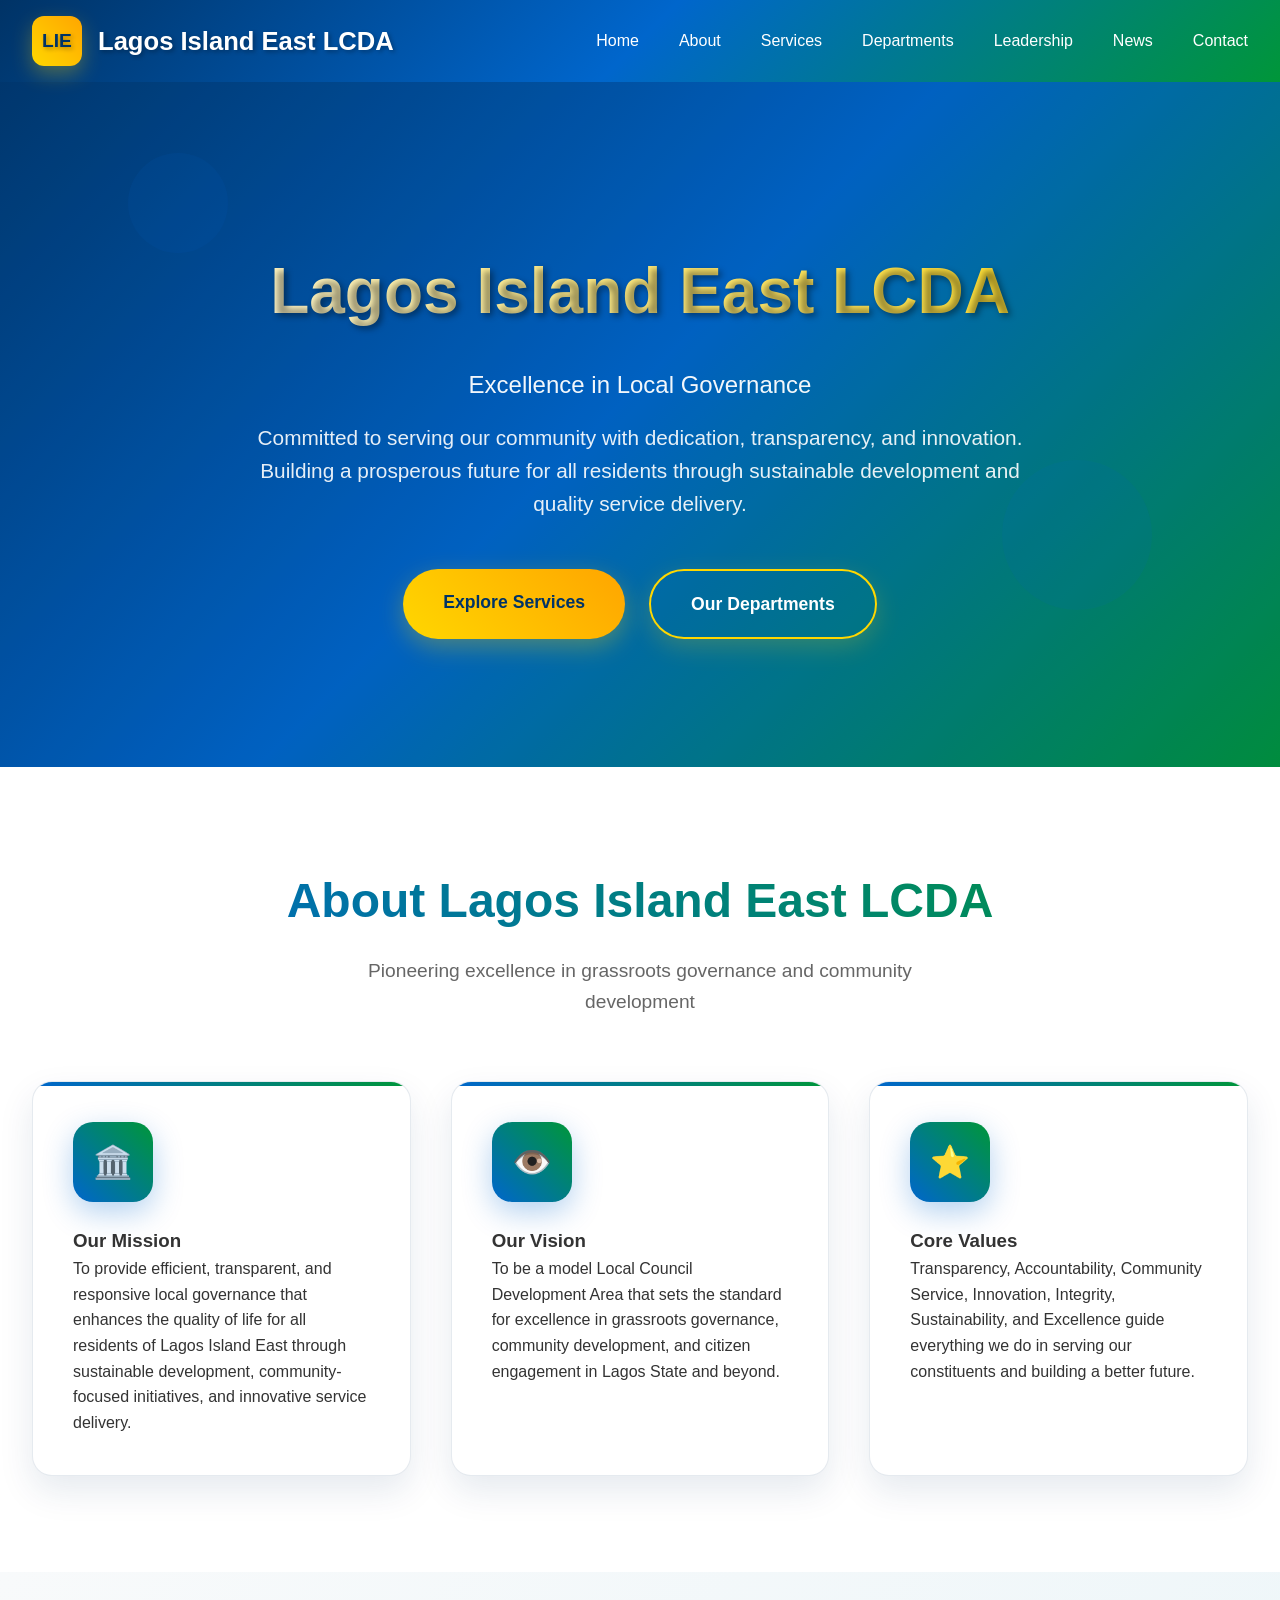
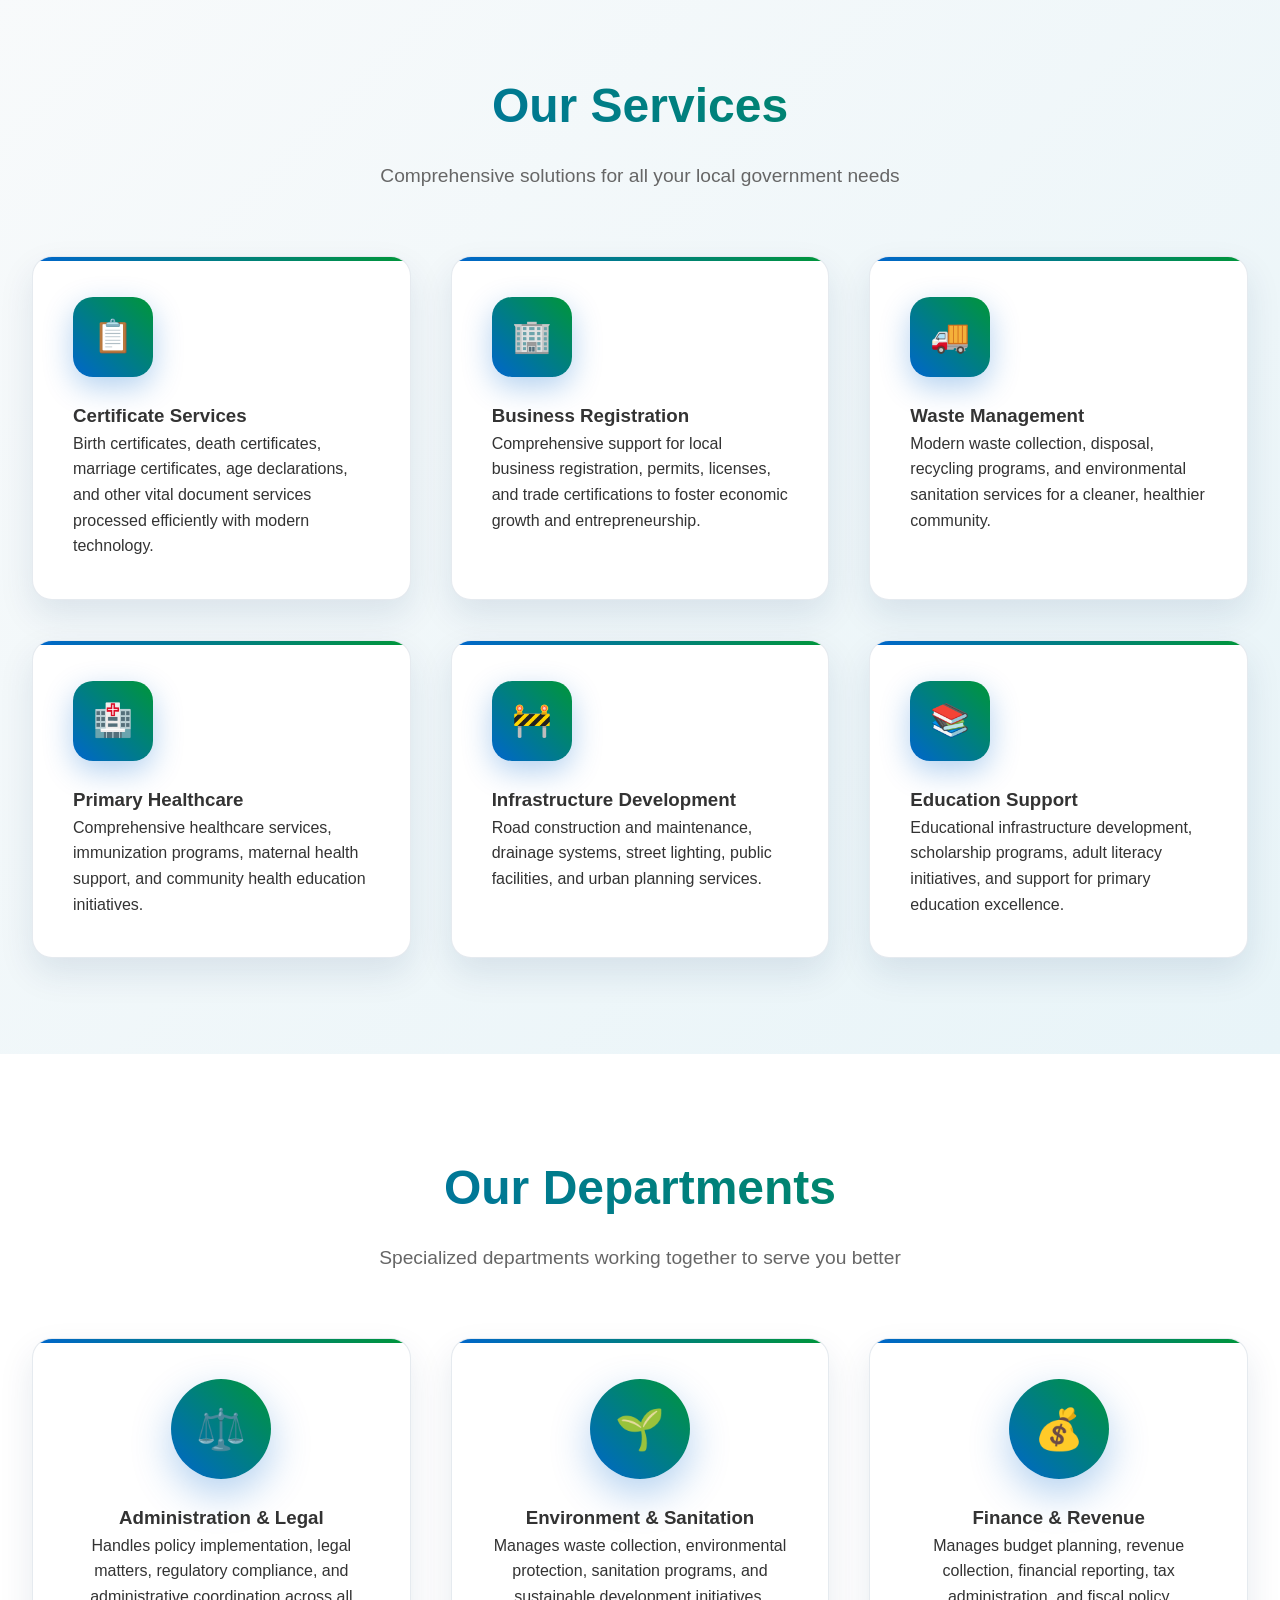
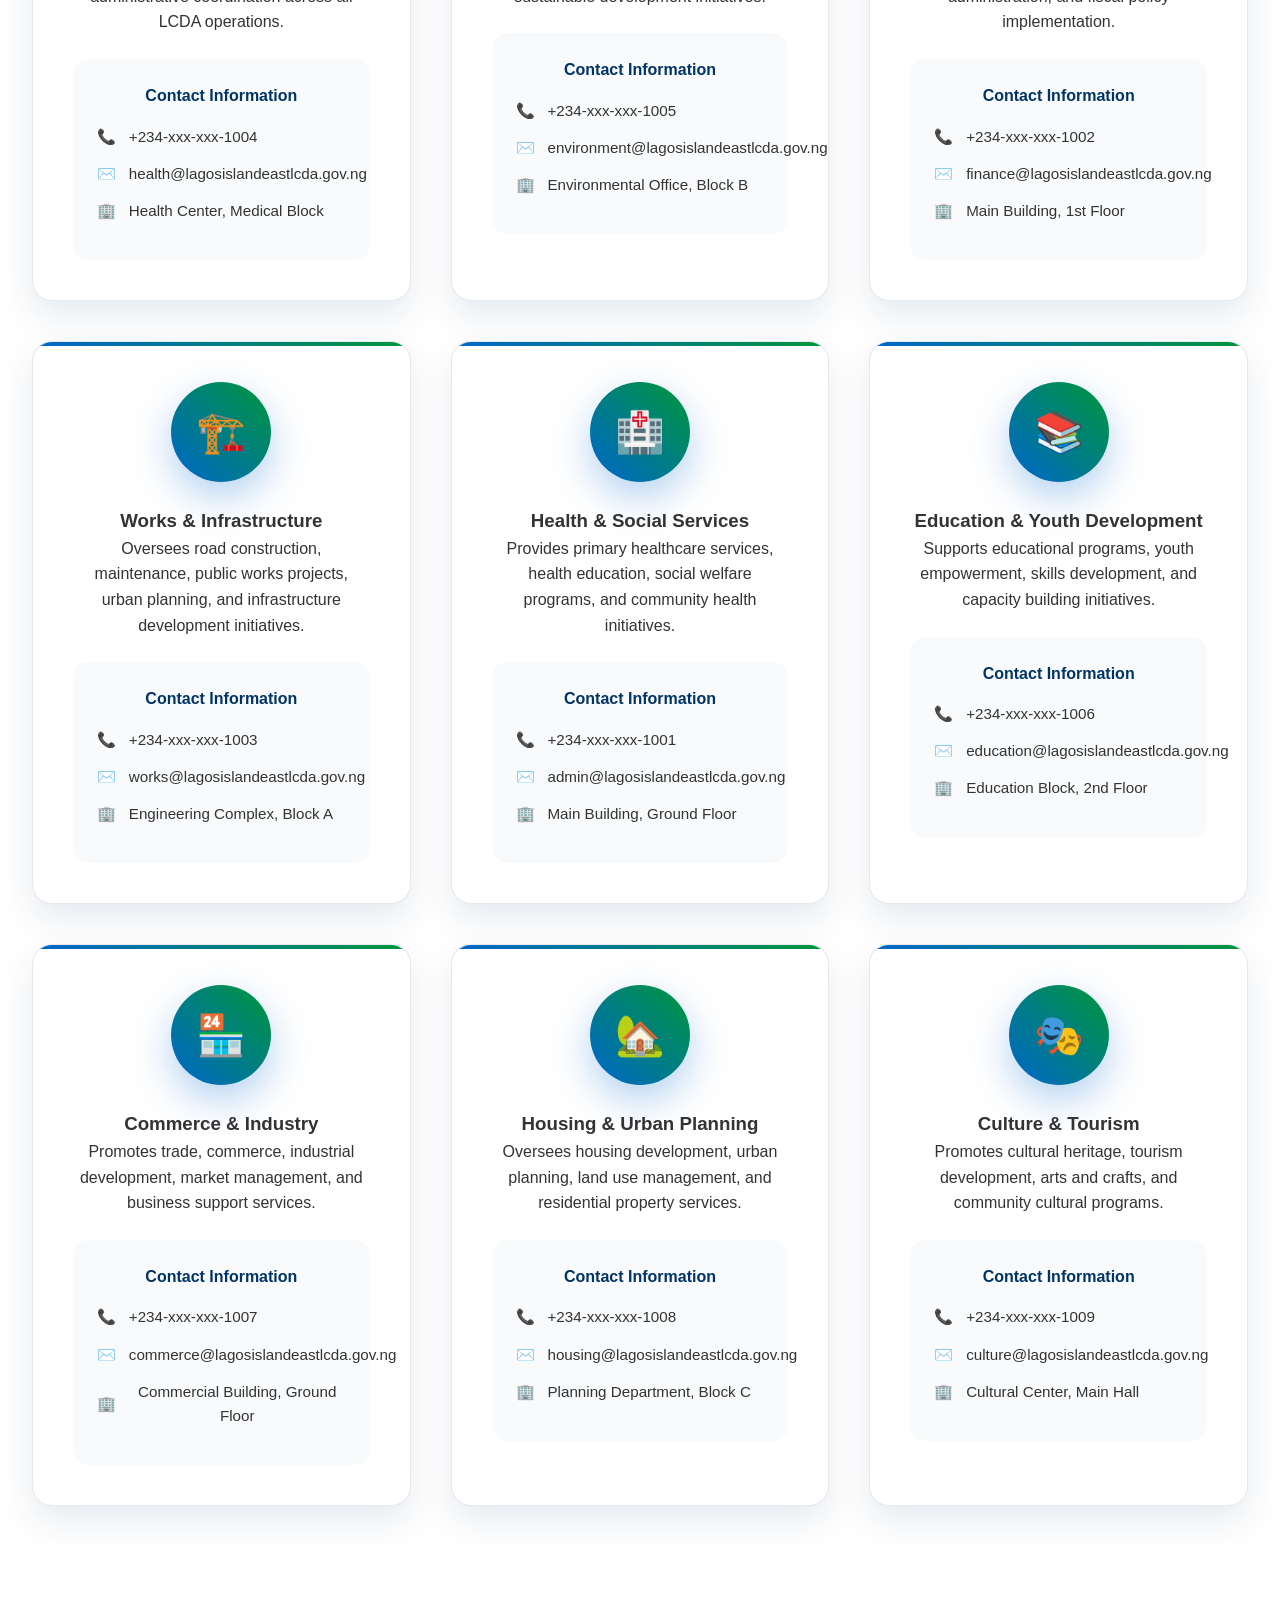
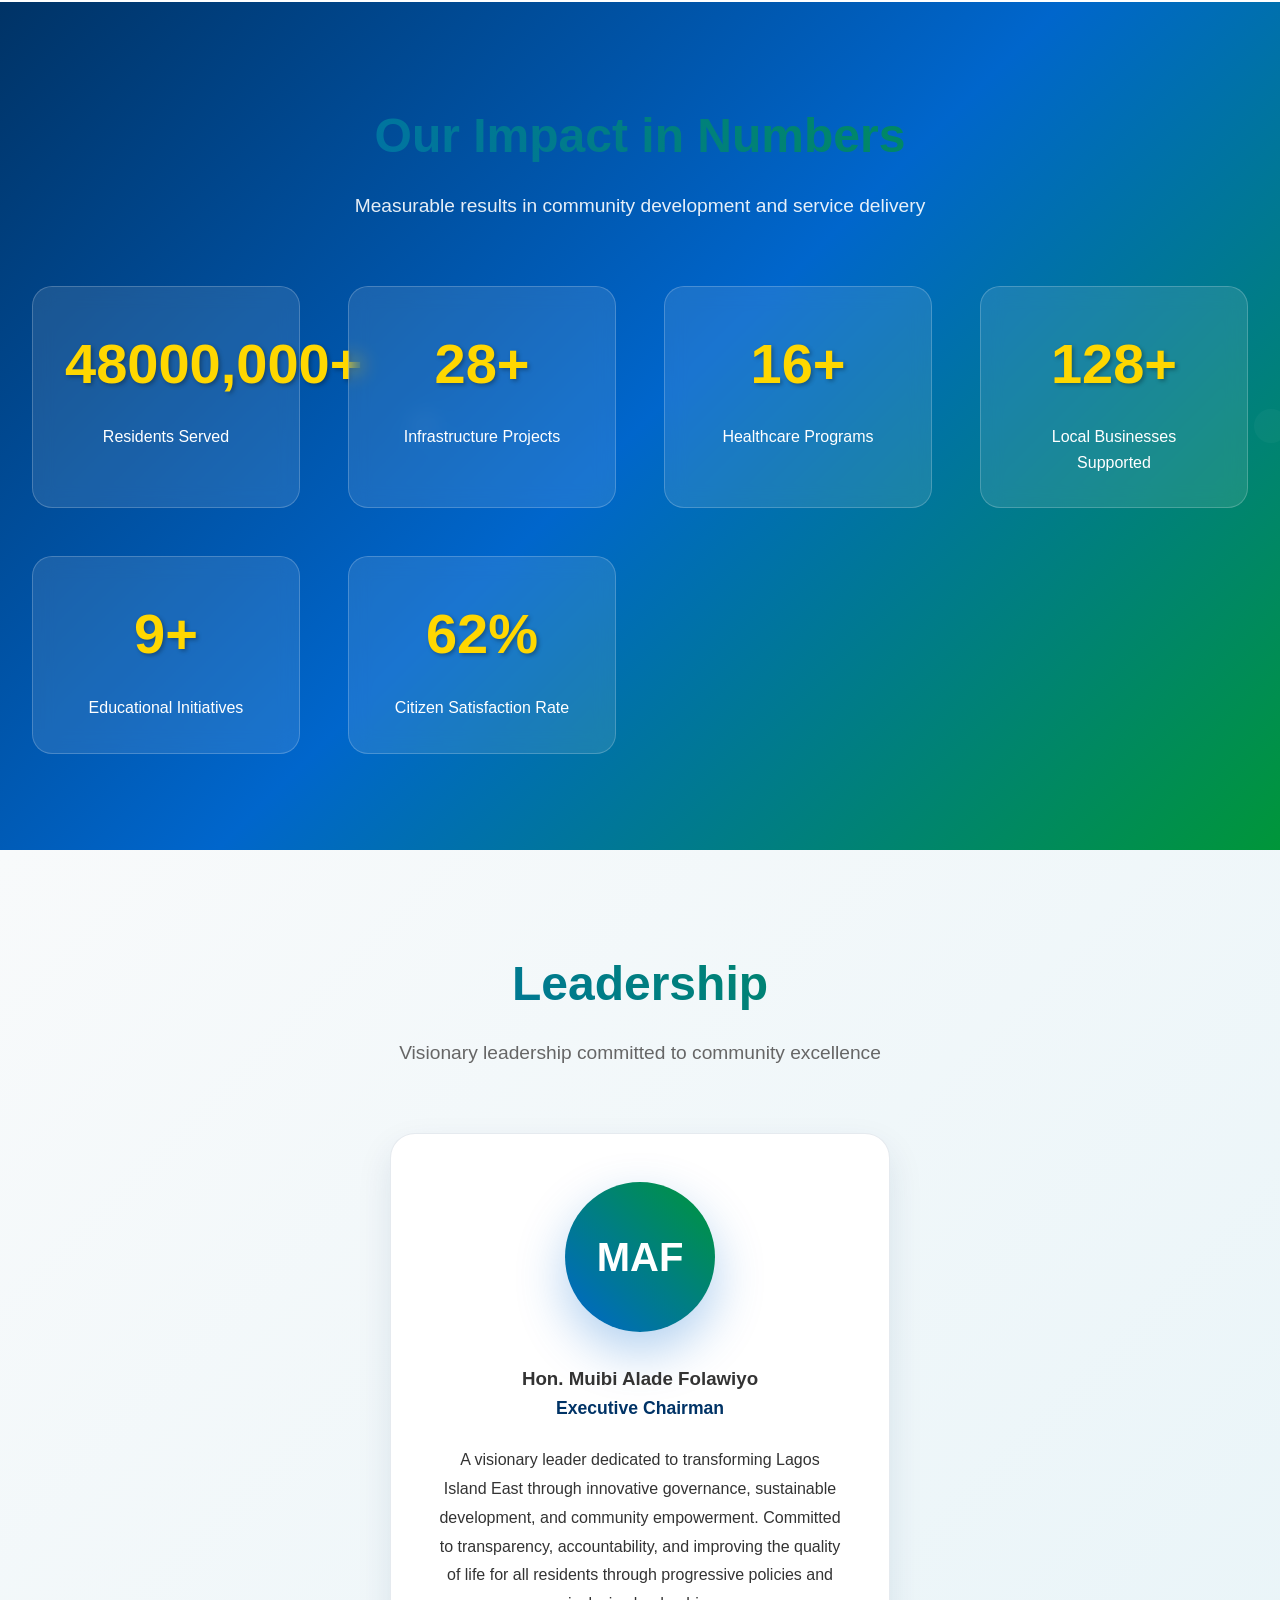
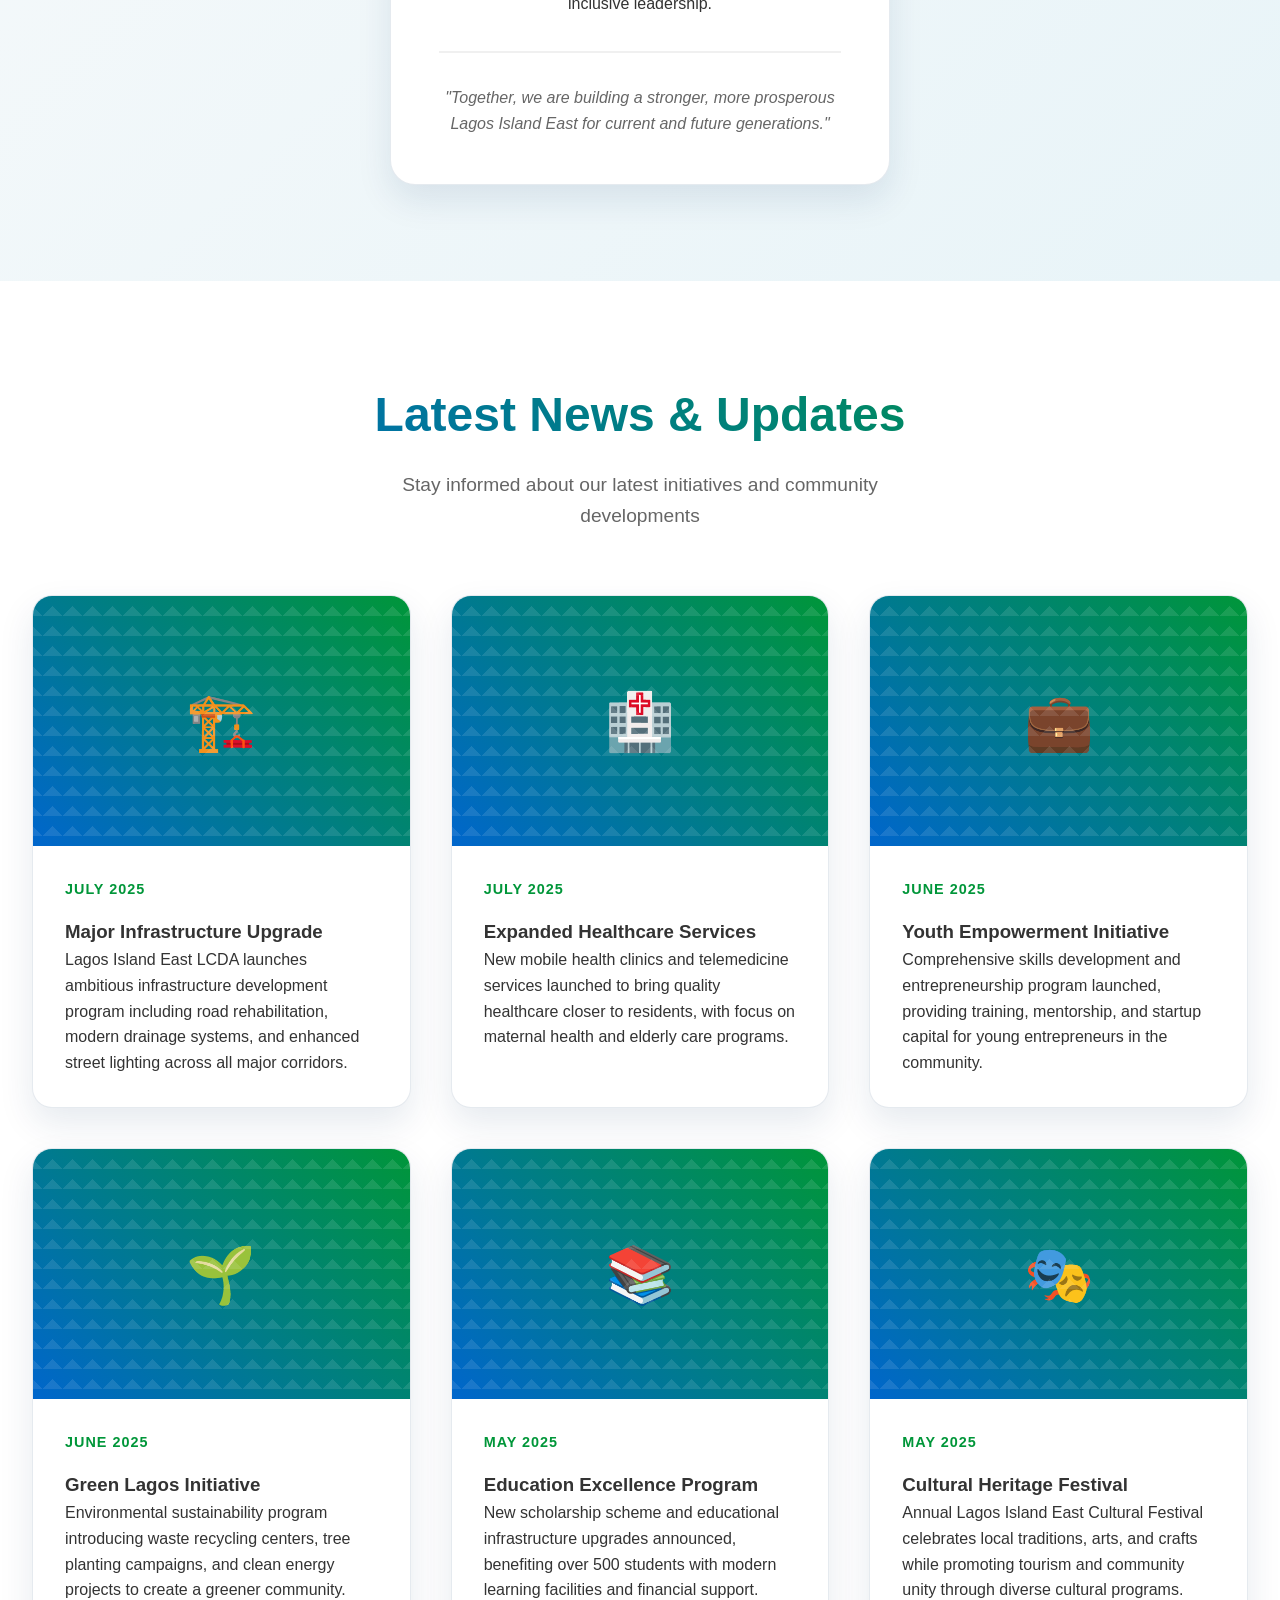
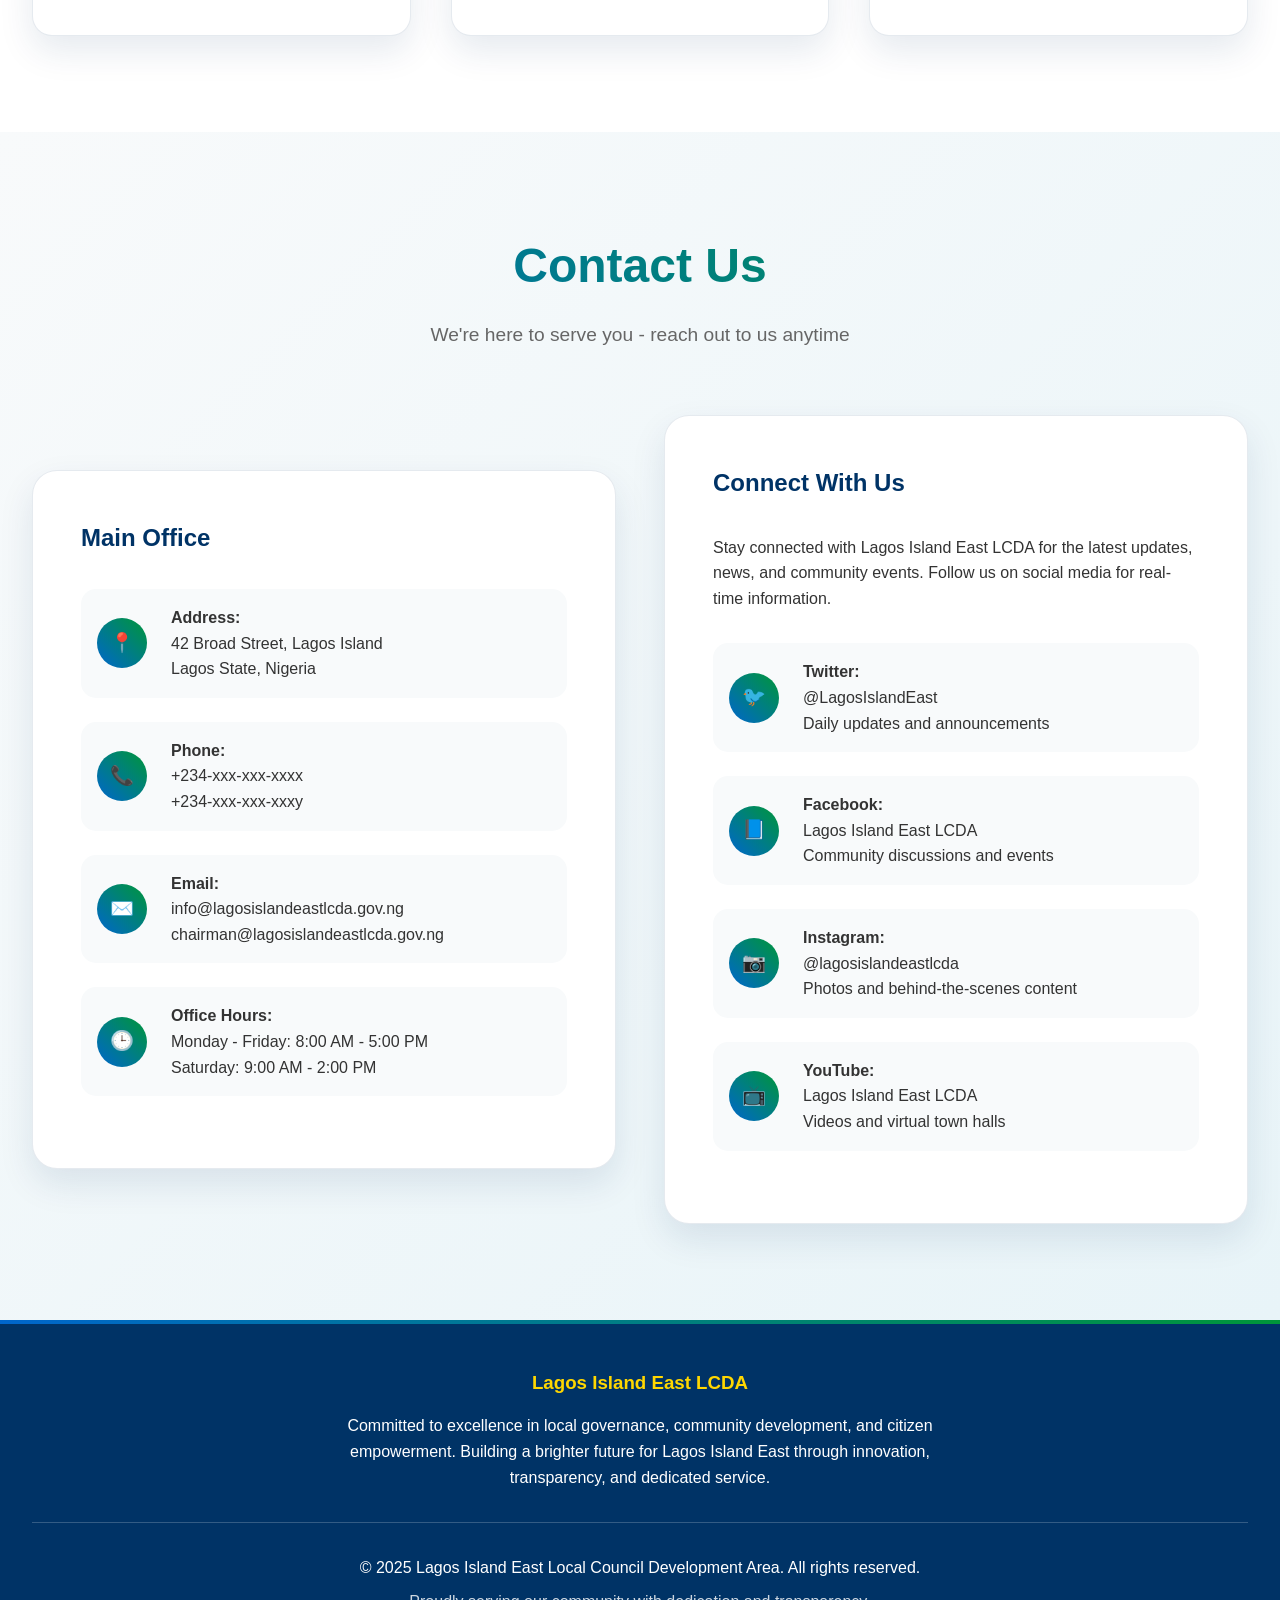
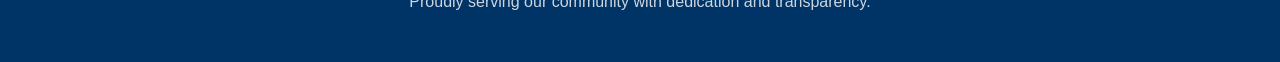
<file: index.html>
<!DOCTYPE html>
<html lang="en">
<head>
    <meta charset="UTF-8">
    <meta name="viewport" content="width=device-width, initial-scale=1.0">
    <title>Lagos Island East LCDA - Excellence in Governance</title>
<link rel="stylesheet" href="./style.css">

</head>
<body>
    <header class="header">
        <div class="nav-container">
            <div class="logo">
                <div class="logo-icon">LIE</div>
                Lagos Island East LCDA
            </div>
            <nav>
                <ul class="nav-menu">
                    <li><a href="#home">Home</a></li>
                    <li><a href="#about">About</a></li>
                    <li><a href="#services">Services</a></li>
                    <li><a href="#departments">Departments</a></li>
                    <li><a href="#leadership">Leadership</a></li>
                    <li><a href="#news">News</a></li>
                    <li><a href="#contact">Contact</a></li>
                </ul>
                <button class="mobile-menu">☰</button>
            </nav>
        </div>
    </header>

    <section id="home" class="hero">
        <div class="floating-shapes"></div>
        <div class="hero-content">
            <h1>Lagos Island East LCDA</h1>
            <div class="hero-subtitle">Excellence in Local Governance</div>
            <p>Committed to serving our community with dedication, transparency, and innovation. Building a prosperous future for all residents through sustainable development and quality service delivery.</p>
            <div class="cta-buttons">
                <a href="#services" class="btn btn-primary">Explore Services</a>
                <a href="#departments" class="btn btn-secondary">Our Departments</a>
            </div>
        </div>
    </section>

    <section id="about" class="section">
        <div class="container">
            <h2 class="section-title">About Lagos Island East LCDA</h2>
            <p class="section-subtitle">Pioneering excellence in grassroots governance and community development</p>
            <div class="cards-grid">
                <div class="card">
                    <div class="card-icon">🏛️</div>
                    <h3>Our Mission</h3>
                    <p>To provide efficient, transparent, and responsive local governance that enhances the quality of life for all residents of Lagos Island East through sustainable development, community-focused initiatives, and innovative service delivery.</p>
                </div>
                <div class="card">
                    <div class="card-icon">👁️</div>
                    <h3>Our Vision</h3>
                    <p>To be a model Local Council Development Area that sets the standard for excellence in grassroots governance, community development, and citizen engagement in Lagos State and beyond.</p>
                </div>
                <div class="card">
                    <div class="card-icon">⭐</div>
                    <h3>Core Values</h3>
                    <p>Transparency, Accountability, Community Service, Innovation, Integrity, Sustainability, and Excellence guide everything we do in serving our constituents and building a better future.</p>
                </div>
            </div>
        </div>
    </section>

    <section id="services" class="section" style="background: linear-gradient(135deg, #f8fafb 0%, #e8f4f8 100%);">
        <div class="container">
            <h2 class="section-title">Our Services</h2>
            <p class="section-subtitle">Comprehensive solutions for all your local government needs</p>
            <div class="cards-grid">
                <div class="card">
                    <div class="card-icon">📋</div>
                    <h3>Certificate Services</h3>
                    <p>Birth certificates, death certificates, marriage certificates, age declarations, and other vital document services processed efficiently with modern technology.</p>
                </div>
                <div class="card">
                    <div class="card-icon">🏢</div>
                    <h3>Business Registration</h3>
                    <p>Comprehensive support for local business registration, permits, licenses, and trade certifications to foster economic growth and entrepreneurship.</p>
                </div>
                <div class="card">
                    <div class="card-icon">🚚</div>
                    <h3>Waste Management</h3>
                    <p>Modern waste collection, disposal, recycling programs, and environmental sanitation services for a cleaner, healthier community.</p>
                </div>
                <div class="card">
                    <div class="card-icon">🏥</div>
                    <h3>Primary Healthcare</h3>
                    <p>Comprehensive healthcare services, immunization programs, maternal health support, and community health education initiatives.</p>
                </div>
                <div class="card">
                    <div class="card-icon">🚧</div>
                    <h3>Infrastructure Development</h3>
                    <p>Road construction and maintenance, drainage systems, street lighting, public facilities, and urban planning services.</p>
                </div>
                <div class="card">
                    <div class="card-icon">📚</div>
                    <h3>Education Support</h3>
                    <p>Educational infrastructure development, scholarship programs, adult literacy initiatives, and support for primary education excellence.</p>
                </div>
            </div>
        </div>
    </section>

    <section id="departments" class="section">
        <div class="container">
            <h2 class="section-title">Our Departments</h2>
            <p class="section-subtitle">Specialized departments working together to serve you better</p>
            <div class="cards-grid">
                <div class="department-card">
                    <div class="department-icon">⚖️</div>
                    <h3>Administration & Legal</h3>
                    <p>Handles policy implementation, legal matters, regulatory compliance, and administrative coordination across all LCDA operations.</p>
                    <div class="department-contact">
                        <h4>Contact Information</h4>
                        <div class="contact-info-item">
                            <i>📞</i> +234-xxx-xxx-1004
                        </div>
                        <div class="contact-info-item">
                            <i>✉️</i> health@lagosislandeastlcda.gov.ng
                        </div>
                        <div class="contact-info-item">
                            <i>🏢</i> Health Center, Medical Block
                        </div>
                    </div>
                </div>

                <div class="department-card">
                    <div class="department-icon">🌱</div>
                    <h3>Environment & Sanitation</h3>
                    <p>Manages waste collection, environmental protection, sanitation programs, and sustainable development initiatives.</p>
                    <div class="department-contact">
                        <h4>Contact Information</h4>
                        <div class="contact-info-item">
                            <i>📞</i> +234-xxx-xxx-1005
                        </div>
                        <div class="contact-info-item">
                            <i>✉️</i> environment@lagosislandeastlcda.gov.ng
                        </div>
                        <div class="contact-info-item">
                            <i>🏢</i> Environmental Office, Block B
                        </div>
                    </div>
                </div>
    <div class="department-card">
                    <div class="department-icon">💰</div>
                    <h3>Finance & Revenue</h3>
                    <p>Manages budget planning, revenue collection, financial reporting, tax administration, and fiscal policy implementation.</p>
                    <div class="department-contact">
                        <h4>Contact Information</h4>
                        <div class="contact-info-item">
                            <i>📞</i> +234-xxx-xxx-1002
                        </div>
                        <div class="contact-info-item">
                            <i>✉️</i> finance@lagosislandeastlcda.gov.ng
                        </div>
                        <div class="contact-info-item">
                            <i>🏢</i> Main Building, 1st Floor
                        </div>
                    </div>
                </div>

                <div class="department-card">
                    <div class="department-icon">🏗️</div>
                    <h3>Works & Infrastructure</h3>
                    <p>Oversees road construction, maintenance, public works projects, urban planning, and infrastructure development initiatives.</p>
                    <div class="department-contact">
                        <h4>Contact Information</h4>
                        <div class="contact-info-item">
                            <i>📞</i> +234-xxx-xxx-1003
                        </div>
                        <div class="contact-info-item">
                            <i>✉️</i> works@lagosislandeastlcda.gov.ng
                        </div>
                        <div class="contact-info-item">
                            <i>🏢</i> Engineering Complex, Block A
                        </div>
                    </div>
                </div>

                <div class="department-card">
                    <div class="department-icon">🏥</div>
                    <h3>Health & Social Services</h3>
                    <p>Provides primary healthcare services, health education, social welfare programs, and community health initiatives.</p>
                    <div class="department-contact">
                        <h4>Contact Information</h4>
                        <div class="contact-info-item">
                               <i>📞</i> +234-xxx-xxx-1001
                        </div>
                       <div class="contact-info-item">
                            <i>✉️</i> admin@lagosislandeastlcda.gov.ng
                        </div> 
                        <div class="contact-info-item">
                            <i>🏢</i> Main Building, Ground Floor
                        </div>
                    </div>  
                </div>
                <div class="department-card">
                    <div class="department-icon">📚</div>
                    <h3>Education & Youth Development</h3>
                    <p>Supports educational programs, youth empowerment, skills development, and capacity building initiatives.</p>
                    <div class="department-contact">
                        <h4>Contact Information</h4>
                        <div class="contact-info-item">
                            <i>📞</i> +234-xxx-xxx-1006
                        </div>
                        <div class="contact-info-item">
                            <i>✉️</i> education@lagosislandeastlcda.gov.ng
                        </div>
                        <div class="contact-info-item">
                            <i>🏢</i> Education Block, 2nd Floor
                        </div>
                    </div>
                </div>

                <div class="department-card">
                    <div class="department-icon">🏪</div>
                    <h3>Commerce & Industry</h3>
                    <p>Promotes trade, commerce, industrial development, market management, and business support services.</p>
                    <div class="department-contact">
                        <h4>Contact Information</h4>
                        <div class="contact-info-item">
                            <i>📞</i> +234-xxx-xxx-1007
                        </div>
                        <div class="contact-info-item">
                            <i>✉️</i> commerce@lagosislandeastlcda.gov.ng
                        </div>
                        <div class="contact-info-item">
                            <i>🏢</i> Commercial Building, Ground Floor
                        </div>
                    </div>
                </div>

                <div class="department-card">
                    <div class="department-icon">🏡</div>
                    <h3>Housing & Urban Planning</h3>
                    <p>Oversees housing development, urban planning, land use management, and residential property services.</p>
                    <div class="department-contact">
                        <h4>Contact Information</h4>
                        <div class="contact-info-item">
                            <i>📞</i> +234-xxx-xxx-1008
                        </div>
                        <div class="contact-info-item">
                            <i>✉️</i> housing@lagosislandeastlcda.gov.ng
                        </div>
                        <div class="contact-info-item">
                            <i>🏢</i> Planning Department, Block C
                        </div>
                    </div>
                </div>

                <div class="department-card">
                    <div class="department-icon">🎭</div>
                    <h3>Culture & Tourism</h3>
                    <p>Promotes cultural heritage, tourism development, arts and crafts, and community cultural programs.</p>
                    <div class="department-contact">
                        <h4>Contact Information</h4>
                        <div class="contact-info-item">
                            <i>📞</i> +234-xxx-xxx-1009
                        </div>
                        <div class="contact-info-item">
                            <i>✉️</i> culture@lagosislandeastlcda.gov.ng
                        </div>
                        <div class="contact-info-item">
                            <i>🏢</i> Cultural Center, Main Hall
                        </div>
                    </div>
                </div>
            </div>
        </div>
    </section>

    <section class="stats-section section">
        <div class="container">
            <h2 class="section-title" style="color: white;">Our Impact in Numbers</h2>
            <p class="section-subtitle" style="color: rgba(255,255,255,0.9);">Measurable results in community development and service delivery</p>
            <div class="stats-grid">
                <div class="stat-item pulse-animation">
                    <h3>75,000+</h3>
                    <p>Residents Served</p>
                </div>
                <div class="stat-item">
                    <h3>45+</h3>
                    <p>Infrastructure Projects</p>
                </div>
                <div class="stat-item">
                    <h3>25+</h3>
                    <p>Healthcare Programs</p>
                </div>
                <div class="stat-item">
                    <h3>200+</h3>
                    <p>Local Businesses Supported</p>
                </div>
                <div class="stat-item">
                    <h3>15+</h3>
                    <p>Educational Initiatives</p>
                </div>
                <div class="stat-item">
                    <h3>98%</h3>
                    <p>Citizen Satisfaction Rate</p>
                </div>
            </div>
        </div>
    </section>

    <section id="leadership" class="leadership-section section">
        <div class="container">
            <h2 class="section-title">Leadership</h2>
            <p class="section-subtitle">Visionary leadership committed to community excellence</p>
            <div class="leadership-card">
                <div class="leadership-photo">MAF</div>
                <h3>Hon. Muibi Alade Folawiyo</h3>
                <p style="color: var(--lagos-blue); font-weight: bold; margin-bottom: 1.5rem; font-size: 1.1rem;">Executive Chairman</p>
                <p style="line-height: 1.8;">A visionary leader dedicated to transforming Lagos Island East through innovative governance, sustainable development, and community empowerment. Committed to transparency, accountability, and improving the quality of life for all residents through progressive policies and inclusive leadership.</p>
                <div style="margin-top: 2rem; padding-top: 2rem; border-top: 2px solid #f0f0f0;">
                    <p style="font-style: italic; color: #666;">"Together, we are building a stronger, more prosperous Lagos Island East for current and future generations."</p>
                </div>
            </div>
        </div>
    </section>

    <section id="news" class="news-section section">
        <div class="container">
            <h2 class="section-title">Latest News & Updates</h2>
            <p class="section-subtitle">Stay informed about our latest initiatives and community developments</p>
            <div class="news-grid">
                <div class="news-card">
                    <div class="news-image">🏗️</div>
                    <div class="news-content">
                        <div class="news-date">July 2025</div>
                        <h3>Major Infrastructure Upgrade</h3>
                        <p>Lagos Island East LCDA launches ambitious infrastructure development program including road rehabilitation, modern drainage systems, and enhanced street lighting across all major corridors.</p>
                    </div>
                </div>
                <div class="news-card">
                    <div class="news-image">🏥</div>
                    <div class="news-content">
                        <div class="news-date">July 2025</div>
                        <h3>Expanded Healthcare Services</h3>
                        <p>New mobile health clinics and telemedicine services launched to bring quality healthcare closer to residents, with focus on maternal health and elderly care programs.</p>
                    </div>
                </div>
                <div class="news-card">
                    <div class="news-image">💼</div>
                    <div class="news-content">
                        <div class="news-date">June 2025</div>
                        <h3>Youth Empowerment Initiative</h3>
                        <p>Comprehensive skills development and entrepreneurship program launched, providing training, mentorship, and startup capital for young entrepreneurs in the community.</p>
                    </div>
                </div>
                <div class="news-card">
                    <div class="news-image">🌱</div>
                    <div class="news-content">
                        <div class="news-date">June 2025</div>
                        <h3>Green Lagos Initiative</h3>
                        <p>Environmental sustainability program introducing waste recycling centers, tree planting campaigns, and clean energy projects to create a greener community.</p>
                    </div>
                </div>
                <div class="news-card">
                    <div class="news-image">📚</div>
                    <div class="news-content">
                        <div class="news-date">May 2025</div>
                        <h3>Education Excellence Program</h3>
                        <p>New scholarship scheme and educational infrastructure upgrades announced, benefiting over 500 students with modern learning facilities and financial support.</p>
                    </div>
                </div>
                <div class="news-card">
                    <div class="news-image">🎭</div>
                    <div class="news-content">
                        <div class="news-date">May 2025</div>
                        <h3>Cultural Heritage Festival</h3>
                        <p>Annual Lagos Island East Cultural Festival celebrates local traditions, arts, and crafts while promoting tourism and community unity through diverse cultural programs.</p>
                    </div>
                </div>
            </div>
        </div>
    </section>

    <section id="contact" class="contact-section section">
        <div class="container">
            <h2 class="section-title">Contact Us</h2>
            <p class="section-subtitle">We're here to serve you - reach out to us anytime</p>
            <div class="contact-grid">
                <div class="contact-info">
                    <h3 style="margin-bottom: 2rem; color: var(--lagos-blue); font-size: 1.5rem;">Main Office</h3>
                    <div class="contact-item">
                        <div class="contact-icon">📍</div>
                        <div>
                            <strong>Address:</strong><br>
                            42 Broad Street, Lagos Island<br>
                            Lagos State, Nigeria
                        </div>
                    </div>
                    <div class="contact-item">
                        <div class="contact-icon">📞</div>
                        <div>
                            <strong>Phone:</strong><br>
                            +234-xxx-xxx-xxxx<br>
                            +234-xxx-xxx-xxxy
                        </div>
                    </div>
                    <div class="contact-item">
                        <div class="contact-icon">✉️</div>
                        <div>
                            <strong>Email:</strong><br>
                            info@lagosislandeastlcda.gov.ng<br>
                            chairman@lagosislandeastlcda.gov.ng
                        </div>
                    </div>
                    <div class="contact-item">
                        <div class="contact-icon">🕒</div>
                        <div>
                            <strong>Office Hours:</strong><br>
                            Monday - Friday: 8:00 AM - 5:00 PM<br>
                            Saturday: 9:00 AM - 2:00 PM
                        </div>
                    </div>
                </div>
                <div class="contact-info">
                    <h3 style="margin-bottom: 2rem; color: var(--lagos-blue); font-size: 1.5rem;">Connect With Us</h3>
                    <p style="margin-bottom: 2rem; line-height: 1.6;">Stay connected with Lagos Island East LCDA for the latest updates, news, and community events. Follow us on social media for real-time information.</p>
                    <div class="contact-item">
                        <div class="contact-icon">🐦</div>
                        <div>
                            <strong>Twitter:</strong><br>
                            @LagosIslandEast<br>
                            Daily updates and announcements
                        </div>
                    </div>
                    <div class="contact-item">
                        <div class="contact-icon">📘</div>
                        <div>
                            <strong>Facebook:</strong><br>
                            Lagos Island East LCDA<br>
                            Community discussions and events
                        </div>
                    </div>
                    <div class="contact-item">
                        <div class="contact-icon">📷</div>
                        <div>
                            <strong>Instagram:</strong><br>
                            @lagosislandeastlcda<br>
                            Photos and behind-the-scenes content
                        </div>
                    </div>
                    <div class="contact-item">
                        <div class="contact-icon">📺</div>
                        <div>
                            <strong>YouTube:</strong><br>
                            Lagos Island East LCDA<br>
                            Videos and virtual town halls
                        </div>
                    </div>
                </div>
            </div>
        </div>
    </section>

    <footer class="footer">
        <div class="container">
            <div style="margin-bottom: 1rem;">
                <h3 style="color: var(--lagos-gold); margin-bottom: 1rem;">Lagos Island East LCDA</h3>
                <p style="margin-bottom: 2rem; max-width: 600px; margin-left: auto; margin-right: auto; line-height: 1.6;">
                    Committed to excellence in local governance, community development, and citizen empowerment. 
                    Building a brighter future for Lagos Island East through innovation, transparency, and dedicated service.
                </p>
            </div>
            <div style="border-top: 1px solid rgba(255,255,255,0.2); padding-top: 2rem;">
                <p>&copy; 2025 Lagos Island East Local Council Development Area. All rights reserved.</p>
                <p style="margin-top: 0.5rem; opacity: 0.8;">Proudly serving our community with dedication and transparency.</p>
            </div>
            
        </div>
        
    </footer>

    <button class="scroll-to-top" onclick="scrollToTop()">↑</button>


</body>
 <script>
        // Smooth scrolling for navigation links
        document.querySelectorAll('a[href^="#"]').forEach(anchor => {
            anchor.addEventListener('click', function (e) {
                e.preventDefault();
                const target = document.querySelector(this.getAttribute('href'));
                if (target) {
                    target.scrollIntoView({
                        behavior: 'smooth',
                        block: 'start'
                    });
                }
            });
        });

        // Header scroll effect
        window.addEventListener('scroll', function() {
            const header = document.querySelector('.header');
            const scrollTop = window.pageYOffset || document.documentElement.scrollTop;
            
            if (scrollTop > 100) {
                header.classList.add('scrolled');
            } else {
                header.classList.remove('scrolled');
            }

            // Scroll to top button
            const scrollToTopBtn = document.querySelector('.scroll-to-top');
            if (scrollTop > 500) {
                scrollToTopBtn.classList.add('visible');
            } else {
                scrollToTopBtn.classList.remove('visible');
            }
        });

        // Mobile menu toggle
        document.querySelector('.mobile-menu').addEventListener('click', function() {
            const navMenu = document.querySelector('.nav-menu');
            navMenu.classList.toggle('active');
        });

        // Close mobile menu when clicking on a link
        document.querySelectorAll('.nav-menu a').forEach(link => {
            link.addEventListener('click', function() {
                document.querySelector('.nav-menu').classList.remove('active');
            });
        });

        // Scroll to top function
        function scrollToTop() {
            window.scrollTo({
                top: 0,
                behavior: 'smooth'
            });
        }

        // Intersection Observer for animations
        const observerOptions = {
            threshold: 0.1,
            rootMargin: '0px 0px -50px 0px'
        };

        const observer = new IntersectionObserver(function(entries) {
            entries.forEach(entry => {
                if (entry.isIntersecting) {
                    entry.target.style.opacity = '1';
                    entry.target.style.transform = 'translateY(0)';
                    
                    // Add staggered animation for cards
                    if (entry.target.classList.contains('card') || 
                        entry.target.classList.contains('department-card') || 
                        entry.target.classList.contains('news-card')) {
                        const cards = entry.target.parentElement.children;
                        Array.from(cards).forEach((card, index) => {
                            if (card === entry.target) {
                                setTimeout(() => {
                                    card.style.opacity = '1';
                                    card.style.transform = 'translateY(0)';
                                }, index * 100);
                            }
                        });
                    }
                }
            });
        }, observerOptions);

        // Observe elements for animation
        document.querySelectorAll('.card, .department-card, .news-card, .stat-item, .leadership-card').forEach(element => {
            element.style.opacity = '0';
            element.style.transform = 'translateY(30px)';
            element.style.transition = 'opacity 0.8s cubic-bezier(0.175, 0.885, 0.32, 1.275), transform 0.8s cubic-bezier(0.175, 0.885, 0.32, 1.275)';
            observer.observe(element);
        });

        // Counter animation for stats
        function animateCounters() {
            const counters = document.querySelectorAll('.stat-item h3');
            
            counters.forEach(counter => {
                const target = parseInt(counter.textContent.replace(/[^\d]/g, ''));
                const increment = target / 100;
                let current = 0;
                
                const timer = setInterval(() => {
                    current += increment;
                    if (current >= target) {
                        counter.textContent = counter.textContent.replace(/\d+/, target);
                        clearInterval(timer);
                    } else {
                        counter.textContent = counter.textContent.replace(/\d+/, Math.floor(current));
                    }
                }, 20);
            });
        }

        // Trigger counter animation when stats section is visible
        const statsObserver = new IntersectionObserver(function(entries) {
            entries.forEach(entry => {
                if (entry.isIntersecting) {
                    animateCounters();
                    statsObserver.unobserve(entry.target);
                }
            });
        }, { threshold: 0.5 });

        const statsSection = document.querySelector('.stats-section');
        if (statsSection) {
            statsObserver.observe(statsSection);
        }

        // Add loading animation
        window.addEventListener('load', function() {
            document.body.style.opacity = '0';
            document.body.style.transform = 'translateY(20px)';
            document.body.style.transition = 'opacity 0.6s ease, transform 0.6s ease';
            
            setTimeout(() => {
                document.body.style.opacity = '1';
                document.body.style.transform = 'translateY(0)';
            }, 100);
        });

        // Add parallax effect to hero section
        window.addEventListener('scroll', function() {
            const scrolled = window.pageYOffset;
            const hero = document.querySelector('.hero');
            const rate = scrolled * -0.5;
            
            if (hero) {
                hero.style.transform = `translateY(${rate}px)`;
            }
        });

        // Add hover effects for department cards
        document.querySelectorAll('.department-card').forEach(card => {
            card.addEventListener('mouseenter', function() {
                this.style.background = 'linear-gradient(135deg, #ffffff 0%, #f8fafb 100%)';
            });
            
            card.addEventListener('mouseleave', function() {
                this.style.background = 'white';
            });
        });
    </script>
</html>
</file>
<file: style.css>
* {
            margin: 0;
            padding: 0;
            box-sizing: border-box;
        }

        :root {
            --lagos-blue: #003366;
            --lagos-light-blue: #0066cc;
            --lagos-white: #ffffff;
            --lagos-green: #009639;
            --lagos-gold: #FFD700;
            --lagos-red: #dc3545;
            --gradient-primary: linear-gradient(135deg, #003366 0%, #0066cc 50%, #009639 100%);
            --gradient-secondary: linear-gradient(45deg, #0066cc, #009639);
            --shadow-primary: 0 15px 35px rgba(0, 51, 102, 0.1);
            --shadow-hover: 0 25px 50px rgba(0, 51, 102, 0.2);
        }

        body {
            font-family: 'Segoe UI', Tahoma, Geneva, Verdana, sans-serif;
            line-height: 1.6;
            color: #333;
            overflow-x: hidden;
        }

        .header {
            background: var(--gradient-primary);
            color: white;
            padding: 1rem 0;
            position: fixed;
            width: 100%;
            top: 0;
            z-index: 1000;
            backdrop-filter: blur(10px);
            transition: all 0.3s ease;
        }

        .header.scrolled {
            background: rgba(0, 51, 102, 0.95);
            box-shadow: var(--shadow-primary);
        }

        .nav-container {
            max-width: 1400px;
            margin: 0 auto;
            display: flex;
            justify-content: space-between;
            align-items: center;
            padding: 0 2rem;
        }

        .logo {
            display: flex;
            align-items: center;
            font-size: 1.6rem;
            font-weight: bold;
            text-shadow: 2px 2px 4px rgba(0,0,0,0.3);
        }

        .logo-icon {
            width: 50px;
            height: 50px;
            background: linear-gradient(45deg, var(--lagos-gold), #FFA500);
            border-radius: 12px;
            margin-right: 1rem;
            display: flex;
            align-items: center;
            justify-content: center;
            color: var(--lagos-blue);
            font-weight: bold;
            font-size: 1.2rem;
            box-shadow: 0 8px 20px rgba(255, 215, 0, 0.3);
        }

        .nav-menu {
            display: flex;
            list-style: none;
            gap: 2.5rem;
        }

        .nav-menu a {
            color: white;
            text-decoration: none;
            transition: all 0.3s;
            position: relative;
            padding: 0.5rem 0;
            font-weight: 500;
        }

        .nav-menu a::after {
            content: '';
            position: absolute;
            bottom: 0;
            left: 0;
            width: 0;
            height: 2px;
            background: var(--lagos-gold);
            transition: width 0.3s;
        }

        .nav-menu a:hover::after {
            width: 100%;
        }

        .hero {
            background: var(--gradient-primary),
                        url('data:image/svg+xml,<svg xmlns="http://www.w3.org/2000/svg" viewBox="0 0 1200 800"><defs><pattern id="grid" width="40" height="40" patternUnits="userSpaceOnUse"><path d="M 40 0 L 0 0 0 40" fill="none" stroke="rgba(255,255,255,0.1)" stroke-width="1"/></pattern></defs><rect width="1200" height="800" fill="url(%23grid)"/></svg>');
            color: white;
            padding: 15rem 0 8rem;
            text-align: center;
            background-size: cover;
            background-position: center;
            position: relative;
            overflow: hidden;
        }

        .hero::before {
            content: '';
            position: absolute;
            top: 0;
            left: 0;
            right: 0;
            bottom: 0;
            background: rgba(0, 51, 102, 0.1);
            z-index: 1;
        }

        .hero-content {
            max-width: 1400px;
            margin: 0 auto;
            padding: 0 2rem;
            position: relative;
            z-index: 2;
        }

        .hero h1 {
            font-size: 4rem;
            margin-bottom: 1.5rem;
            text-shadow: 3px 3px 6px rgba(0,0,0,0.4);
            background: linear-gradient(45deg, #fff, var(--lagos-gold));
            -webkit-background-clip: text;
            -webkit-text-fill-color: transparent;
            background-clip: text;
        }

        .hero-subtitle {
            font-size: 1.5rem;
            margin-bottom: 1rem;
            opacity: 0.95;
            font-weight: 300;
        }

        .hero p {
            font-size: 1.3rem;
            margin-bottom: 3rem;
            opacity: 0.9;
            max-width: 800px;
            margin-left: auto;
            margin-right: auto;
        }

        .cta-buttons {
            display: flex;
            gap: 1.5rem;
            justify-content: center;
            flex-wrap: wrap;
        }

        .btn {
            padding: 1.2rem 2.5rem;
            border: none;
            border-radius: 50px;
            font-size: 1.1rem;
            font-weight: bold;
            cursor: pointer;
            transition: all 0.4s cubic-bezier(0.175, 0.885, 0.32, 1.275);
            text-decoration: none;
            display: inline-block;
            position: relative;
            overflow: hidden;
        }

        .btn::before {
            content: '';
            position: absolute;
            top: 0;
            left: -100%;
            width: 100%;
            height: 100%;
            background: linear-gradient(90deg, transparent, rgba(255,255,255,0.2), transparent);
            transition: left 0.5s;
        }

        .btn:hover::before {
            left: 100%;
        }

        .btn-primary {
            background: linear-gradient(45deg, var(--lagos-gold), #FFA500);
            color: var(--lagos-blue);
            box-shadow: 0 8px 25px rgba(255, 215, 0, 0.3);
        }

        .btn-secondary {
            background: transparent;
            color: white;
            border: 2px solid var(--lagos-gold);
            box-shadow: 0 8px 25px rgba(255, 215, 0, 0.2);
        }

        .btn:hover {
            transform: translateY(-3px) scale(1.05);
            box-shadow: 0 15px 35px rgba(0,0,0,0.3);
        }

        .section {
            padding: 6rem 0;
            position: relative;
        }

        .container {
            max-width: 1400px;
            margin: 0 auto;
            padding: 0 2rem;
        }

        .section-title {
            text-align: center;
            font-size: 3rem;
            margin-bottom: 1rem;
            background: var(--gradient-secondary);
            -webkit-background-clip: text;
            -webkit-text-fill-color: transparent;
            background-clip: text;
            font-weight: bold;
        }

        .section-subtitle {
            text-align: center;
            font-size: 1.2rem;
            color: #666;
            margin-bottom: 4rem;
            max-width: 600px;
            margin-left: auto;
            margin-right: auto;
        }

        .cards-grid {
            display: grid;
            grid-template-columns: repeat(auto-fit, minmax(350px, 1fr));
            gap: 2.5rem;
            margin-top: 4rem;
        }

        .card {
            background: white;
            border-radius: 20px;
            padding: 2.5rem;
            box-shadow: var(--shadow-primary);
            transition: all 0.4s cubic-bezier(0.175, 0.885, 0.32, 1.275);
            border: 1px solid rgba(0, 51, 102, 0.1);
            position: relative;
            overflow: hidden;
        }

        .card::before {
            content: '';
            position: absolute;
            top: 0;
            left: 0;
            right: 0;
            height: 4px;
            background: var(--gradient-secondary);
        }

        .card:hover {
            transform: translateY(-8px);
            box-shadow: var(--shadow-hover);
        }

        .card-icon {
            width: 80px;
            height: 80px;
            background: var(--gradient-secondary);
            border-radius: 20px;
            display: flex;
            align-items: center;
            justify-content: center;
            color: white;
            font-size: 2rem;
            margin-bottom: 1.5rem;
            box-shadow: 0 10px 30px rgba(0, 102, 204, 0.3);
        }

        .department-card {
            background: white;
            border-radius: 20px;
            padding: 2.5rem;
            box-shadow: var(--shadow-primary);
            transition: all 0.4s cubic-bezier(0.175, 0.885, 0.32, 1.275);
            border: 1px solid rgba(0, 51, 102, 0.1);
            position: relative;
            overflow: hidden;
            text-align: center;
        }

        .department-card::before {
            content: '';
            position: absolute;
            top: 0;
            left: 0;
            right: 0;
            height: 4px;
            background: var(--gradient-secondary);
        }

        .department-card:hover {
            transform: translateY(-8px) scale(1.02);
            box-shadow: var(--shadow-hover);
        }

        .department-icon {
            width: 100px;
            height: 100px;
            background: var(--gradient-secondary);
            border-radius: 50%;
            display: flex;
            align-items: center;
            justify-content: center;
            color: white;
            font-size: 2.5rem;
            margin: 0 auto 1.5rem;
            box-shadow: 0 15px 40px rgba(0, 102, 204, 0.3);
        }

        .department-contact {
            background: #f8fafb;
            border-radius: 15px;
            padding: 1.5rem;
            margin-top: 1.5rem;
        }

        .department-contact h4 {
            color: var(--lagos-blue);
            margin-bottom: 1rem;
        }

        .contact-info-item {
            display: flex;
            align-items: center;
            margin-bottom: 0.8rem;
            font-size: 0.95rem;
        }

        .contact-info-item i {
            margin-right: 0.8rem;
            color: var(--lagos-green);
            font-style: normal;
        }

        .leadership-section {
            background: linear-gradient(135deg, #f8fafb 0%, #e8f4f8 100%);
        }

        .leadership-card {
            background: white;
            border-radius: 25px;
            padding: 3rem;
            text-align: center;
            box-shadow: var(--shadow-primary);
            max-width: 500px;
            margin: 0 auto;
            border: 1px solid rgba(0, 51, 102, 0.1);
        }

        .leadership-photo {
            width: 150px;
            height: 150px;
            border-radius: 50%;
            background: var(--gradient-secondary);
            margin: 0 auto 2rem;
            display: flex;
            align-items: center;
            justify-content: center;
            color: white;
            font-size: 2.5rem;
            font-weight: bold;
            box-shadow: 0 20px 50px rgba(0, 102, 204, 0.3);
        }

        .stats-section {
            background: var(--gradient-primary);
            color: white;
            position: relative;
            overflow: hidden;
        }

        .stats-section::before {
            content: '';
            position: absolute;
            top: 0;
            left: 0;
            right: 0;
            bottom: 0;
            background: url('data:image/svg+xml,<svg xmlns="http://www.w3.org/2000/svg" viewBox="0 0 100 100"><circle cx="50" cy="50" r="2" fill="rgba(255,255,255,0.1)"/></svg>') repeat;
            opacity: 0.3;
        }

        .stats-grid {
            display: grid;
            grid-template-columns: repeat(auto-fit, minmax(250px, 1fr));
            gap: 3rem;
            text-align: center;
            position: relative;
            z-index: 2;
        }

        .stat-item {
            padding: 2rem;
            border-radius: 20px;
            background: rgba(255, 255, 255, 0.1);
            backdrop-filter: blur(10px);
            border: 1px solid rgba(255, 255, 255, 0.2);
            transition: transform 0.3s;
        }

        .stat-item:hover {
            transform: translateY(-5px);
        }

        .stat-item h3 {
            font-size: 3.5rem;
            margin-bottom: 1rem;
            color: var(--lagos-gold);
            text-shadow: 2px 2px 4px rgba(0,0,0,0.3);
        }

        .contact-section {
            background: linear-gradient(135deg, #f8fafb 0%, #e8f4f8 100%);
        }

        .contact-grid {
            display: grid;
            grid-template-columns: repeat(auto-fit, minmax(400px, 1fr));
            gap: 3rem;
            align-items: center;
        }

        .contact-info {
            background: white;
            padding: 3rem;
            border-radius: 25px;
            box-shadow: var(--shadow-primary);
            border: 1px solid rgba(0, 51, 102, 0.1);
        }

        .contact-item {
            display: flex;
            align-items: center;
            margin-bottom: 1.5rem;
            padding: 1rem;
            background: #f8fafb;
            border-radius: 15px;
            transition: transform 0.3s;
        }

        .contact-item:hover {
            transform: translateX(5px);
        }

        .contact-icon {
            width: 50px;
            height: 50px;
            background: var(--gradient-secondary);
            border-radius: 50%;
            display: flex;
            align-items: center;
            justify-content: center;
            color: white;
            margin-right: 1.5rem;
            font-size: 1.2rem;
        }

        .footer {
            background: var(--lagos-blue);
            color: white;
            text-align: center;
            padding: 3rem 0;
            position: relative;
        }

        .footer::before {
            content: '';
            position: absolute;
            top: 0;
            left: 0;
            right: 0;
            height: 4px;
            background: var(--gradient-secondary);
        }

        .mobile-menu {
            display: none;
        }

        .news-section {
            background: white;
        }

        .news-grid {
            display: grid;
            grid-template-columns: repeat(auto-fit, minmax(350px, 1fr));
            gap: 2.5rem;
        }

        .news-card {
            background: white;
            border-radius: 20px;
            overflow: hidden;
            box-shadow: var(--shadow-primary);
            transition: all 0.4s cubic-bezier(0.175, 0.885, 0.32, 1.275);
            border: 1px solid rgba(0, 51, 102, 0.1);
        }

        .news-card:hover {
            transform: translateY(-8px);
            box-shadow: var(--shadow-hover);
        }

        .news-image {
            width: 100%;
            height: 250px;
            background: var(--gradient-secondary);
            display: flex;
            align-items: center;
            justify-content: center;
            color: white;
            font-size: 3.5rem;
            position: relative;
            overflow: hidden;
        }

        .news-image::before {
            content: '';
            position: absolute;
            top: 0;
            left: 0;
            right: 0;
            bottom: 0;
            background: linear-gradient(45deg, rgba(255,255,255,0.1) 25%, transparent 25%),
                        linear-gradient(-45deg, rgba(255,255,255,0.1) 25%, transparent 25%);
            background-size: 20px 20px;
        }

        .news-content {
            padding: 2rem;
        }

        .news-date {
            color: var(--lagos-green);
            font-size: 0.9rem;
            font-weight: bold;
            margin-bottom: 1rem;
            text-transform: uppercase;
            letter-spacing: 1px;
        }

        .floating-shapes {
            position: absolute;
            top: 0;
            left: 0;
            width: 100%;
            height: 100%;
            overflow: hidden;
            z-index: -1;
        }

        .floating-shapes::before,
        .floating-shapes::after {
            content: '';
            position: absolute;
            border-radius: 50%;
            background: rgba(0, 102, 204, 0.1);
            animation: float 6s ease-in-out infinite;
        }

        .floating-shapes::before {
            width: 100px;
            height: 100px;
            top: 20%;
            left: 10%;
            animation-delay: 0s;
        }

        .floating-shapes::after {
            width: 150px;
            height: 150px;
            top: 60%;
            right: 10%;
            animation-delay: 3s;
        }

        @keyframes float {
            0%, 100% { transform: translateY(0px) rotate(0deg); }
            50% { transform: translateY(-20px) rotate(180deg); }
        }

        .pulse-animation {
            animation: pulse 2s infinite;
        }

        @keyframes pulse {
            0% { box-shadow: 0 0 0 0 rgba(0, 102, 204, 0.7); }
            70% { box-shadow: 0 0 0 10px rgba(0, 102, 204, 0); }
            100% { box-shadow: 0 0 0 0 rgba(0, 102, 204, 0); }
        }

        @media (max-width: 768px) {
            .nav-menu {
                display: none;
                position: absolute;
                top: 100%;
                left: 0;
                right: 0;
                background: var(--lagos-blue);
                flex-direction: column;
                padding: 2rem;
                box-shadow: var(--shadow-primary);
            }

            .nav-menu.active {
                display: flex;
            }

            .mobile-menu {
                display: block;
                background: none;
                border: none;
                color: white;
                font-size: 1.8rem;
                cursor: pointer;
                padding: 0.5rem;
                border-radius: 8px;
                transition: background 0.3s;
            }

            .mobile-menu:hover {
                background: rgba(255, 255, 255, 0.1);
            }

            .hero h1 {
                font-size: 2.8rem;
            }

            .hero-subtitle {
                font-size: 1.2rem;
            }

            .hero p {
                font-size: 1.1rem;
            }

            .cta-buttons {
                flex-direction: column;
                align-items: center;
            }

            .contact-grid {
                grid-template-columns: 1fr;
            }

            .cards-grid {
                grid-template-columns: 1fr;
            }

            .stats-grid {
                grid-template-columns: repeat(2, 1fr);
            }
        }

        .scroll-to-top {
            position: fixed;
            bottom: 30px;
            right: 30px;
            width: 60px;
            height: 60px;
            background: var(--gradient-secondary);
            border: none;
            border-radius: 50%;
            color: white;
            font-size: 1.5rem;
            cursor: pointer;
            opacity: 0;
            visibility: hidden;
            transition: all 0.3s;
            z-index: 1000;
            box-shadow: 0 8px 25px rgba(0, 102, 204, 0.3);
        }

        .scroll-to-top.visible {
            opacity: 1;
            visibility: visible;
        }

        .scroll-to-top:hover {
            transform: translateY(-3px);
            box-shadow: 0 15px 35px rgba(0, 102, 204, 0.4);
        }
</file>
